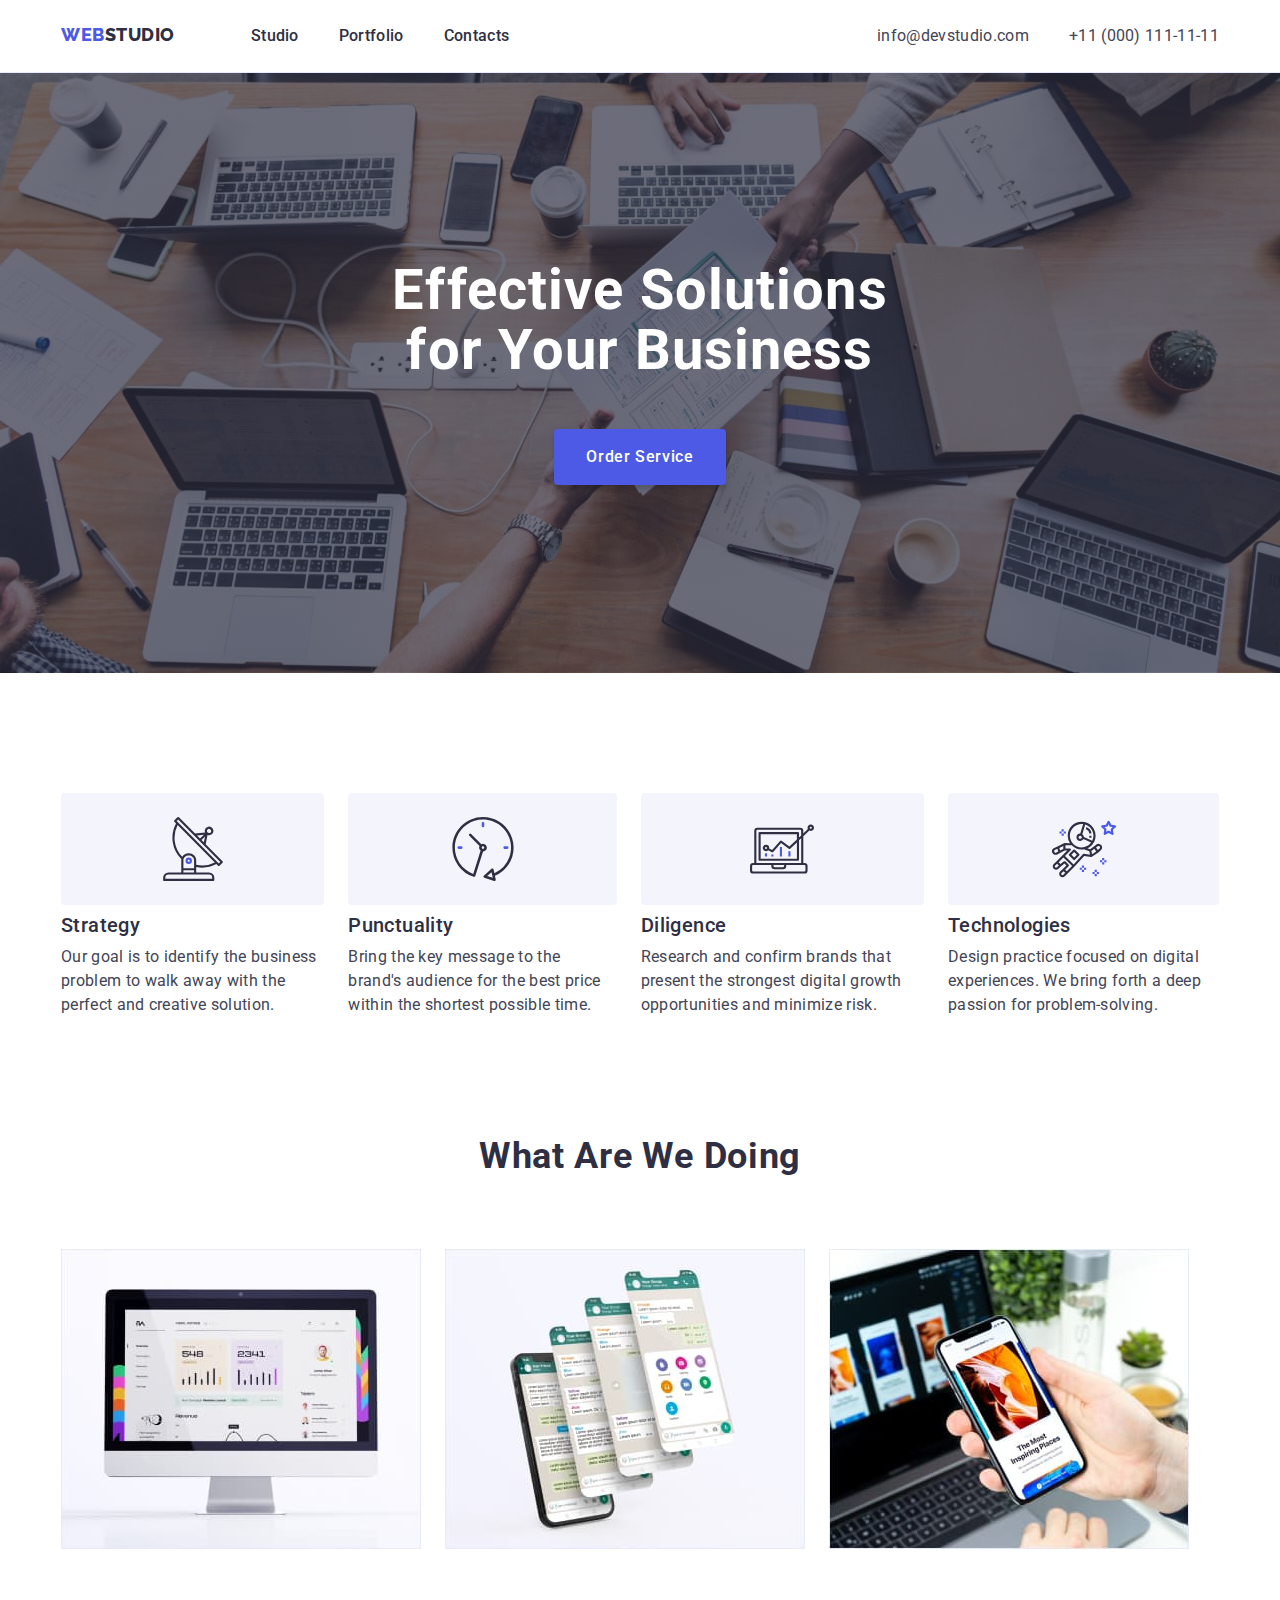
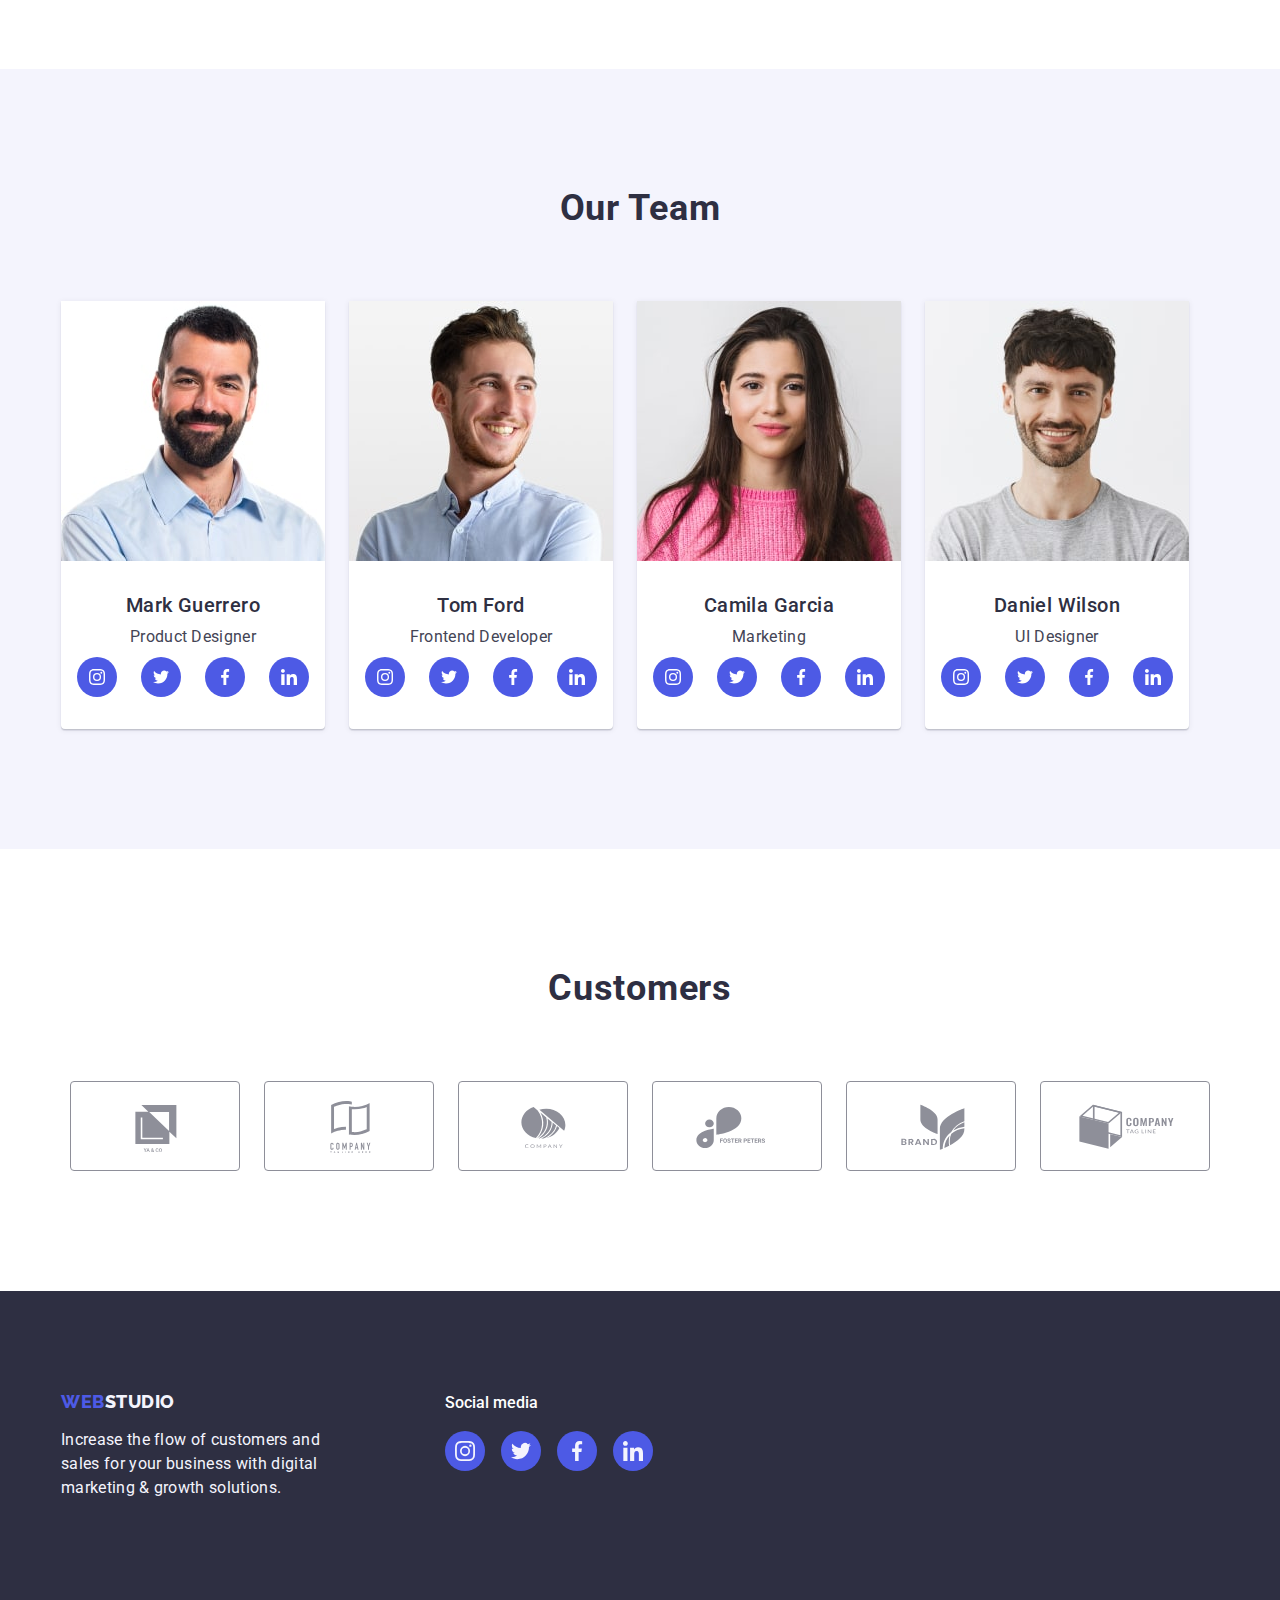
<file: index.html>
<!DOCTYPE html>
<html lang="en">
  <head>
    <meta charset="UTF-8" />
    <meta http-equiv="X-UA-Compatible" content="IE=edge" />
    <meta name="viewport" content="width=device-width, initial-scale=1.0" />
    <title>WebStudio</title>
    <link rel="preconnect" href="https://fonts.googleapis.com" />
    <link rel="preconnect" href="https://fonts.gstatic.com" crossorigin />
    <link
      href="https://fonts.googleapis.com/css2?family=Raleway:wght@800&family=Roboto:wght@400;500;700;900&display=swap"
      rel="stylesheet"
    />
    <link
      rel="stylesheet"
      href="https://cdnjs.cloudflare.com/ajax/libs/modern-normalize/1.1.0/modern-normalize.min.css"
      integrity="sha512-wpPYUAdjBVSE4KJnH1VR1HeZfpl1ub8YT/NKx4PuQ5NmX2tKuGu6U/JRp5y+Y8XG2tV+wKQpNHVUX03MfMFn9Q=="
      crossorigin="anonymous"
      referrerpolicy="no-referrer"
    />
    <link rel="stylesheet" href="./css/styles.css" />
  </head>
  <body>
    <header class="header">
      <div class="container">
        <nav class="header-navigation main-navigation">
          <a class="logo-link link" href="./index.html"
            >Web<span class="header-span">Studio</span>
          </a>
          <ul class="header-list list">
            <li class="header-item">
              <a class="header-link link" href="./index.html">Studio</a>
            </li>
            <li class="header-item">
              <a class="header-link link" href="./portfolio.html">Portfolio</a>
            </li>
            <li class="header-item">
              <a class="header-link link" href="">Contacts</a>
            </li>
          </ul>

          <address class="header-contacts main-navigation">
            <ul class="contacts-list list">
              <li class="contact-item">
                <a class="contact-link link" href="mailto:info@devstudio.com"
                  >info@devstudio.com</a
                >
              </li>
              <li class="contact-item">
                <a class="contact-link link" href="tel:+110001111111"
                  >+11 (000) 111-11-11</a
                >
              </li>
            </ul>
          </address>
        </nav>
      </div>
    </header>

    <main>
      <div class="overlay">
        <section class="hero">
          <h1 class="hero-title">Effective Solutions<br />for Your Business</h1>
          <button class="hero-button" type="button">Order Service</button>
        </section>
      </div>

      <section class="features section">
        <div class="container">
          <h2 class="visually-hidden features-title">Features</h2>
          <ul class="features-list list">
            <li class="features-item icon-antenna">
              <div class="features-background-icon">
                <svg class="sambol-defs-icon" width="64" height="64">
                  <use href="./images/icons.svg#icon-antenna"></use>
                </svg>
              </div>
              <h3 class="features-subtitle">Strategy</h3>
              <p class="features-text">
                Our goal is to identify the business problem to walk away with
                the perfect and creative solution.
              </p>
            </li>
            <li class="features-item">
              <div class="features-background-icon">
                <svg class="symbol-defs-icon" width="64" height="64">
                  <use href="./images/icons.svg#icon-clock"></use>
                </svg>
              </div>
              <h3 class="features-subtitle">Punctuality</h3>
              <p class="features-text">
                Bring the key message to the brand's audience for the best price
                within the shortest possible time.
              </p>
            </li>
            <li class="features-item">
              <div class="features-background-icon">
                <svg class="symbol-defs-icon" width="64" height="64">
                  <use href="./images/icons.svg#icon-diagram"></use>
                </svg>
              </div>
              <h3 class="features-subtitle">Diligence</h3>
              <p class="features-text">
                Research and confirm brands that present the strongest digital
                growth opportunities and minimize risk.
              </p>
            </li>
            <li class="features-item">
              <div class="features-background-icon">
                <svg class="symbol-defs-icon" width="64" height="64">
                  <use href="./images/icons.svg#icon-astronaut"></use>
                </svg>
              </div>
              <h3 class="features-subtitle">Technologies</h3>
              <p class="features-text">
                Design practice focused on digital experiences. We bring forth a
                deep passion for problem-solving.
              </p>
            </li>
          </ul>
        </div>
      </section>

      <section class="work section">
        <div class="container">
          <h2 class="work-title">What are we doing</h2>
          <ul class="work-list list">
            <li class="work-item">
              <img
                src="./images/img1-section2.jpg"
                alt="Computer"
                width="360"
                height="300"
              />
            </li>
            <li class="work-item">
              <img
                src="./images/img2-section2.jpg"
                alt="Phone screens"
                width="360"
                height="300"
              />
            </li>
            <li class="work-item">
              <img
                src="./images/img3-section2.jpg"
                alt="Phone and computer"
                width="360"
                height="300"
              />
            </li>
          </ul>
        </div>
      </section>

      <section class="team section">
        <div class="container">
          <h2 class="team-title">Our Team</h2>
          <ul class="team-list list">
            <li class="team-item">
              <img
                src="./images/cards1-section3.jpg"
                alt="Mark Guerrero"
                width="264"
              />
              <div class="card-content">
                <h3 class="team-name">Mark Guerrero</h3>
                <p class="team-text">Product Designer</p>
                <ul class="person-social-list list">
                  <li class="person-social-item">
                    <a href="" class="person-social-link link">
                      <svg class="person-social-icon" width="16" height="16">
                        <use href="./images/icons.svg#icon-instagram"></use>
                      </svg>
                    </a>
                  </li>
                  <li class="person-social-item">
                    <a href="" class="person-social-link link">
                      <svg class="person-social-icon" width="16" height="16">
                        <use href="./images/icons.svg#icon-twitter"></use>
                      </svg>
                    </a>
                  </li>
                  <li class="person-social-item">
                    <a href="" class="person-social-link link">
                      <svg class="person-social-icon" width="16" height="16">
                        <use href="./images/icons.svg#icon-facebook"></use>
                      </svg>
                    </a>
                  </li>
                  <li class="person-social-item">
                    <a href="" class="person-social-link link">
                      <svg class="person-social-icon" width="16" height="16">
                        <use href="./images/icons.svg#icon-linkedin"></use>
                      </svg>
                    </a>
                  </li>
                </ul>
              </div>
            </li>
            <li class="team-item">
              <img
                src="./images/cards2-section3.jpg"
                alt="Tom Ford"
                width="264"
              />
              <div class="card-content">
                <h3 class="team-name">Tom Ford</h3>
                <p class="team-text">Frontend Developer</p>
                <ul class="person-social-list list">
                  <li class="person-social-item">
                    <a href="" class="person-social-link link">
                      <svg class="person-social-icon" width="16" height="16">
                        <use href="./images/icons.svg#icon-instagram"></use>
                      </svg>
                    </a>
                  </li>
                  <li class="person-social-item">
                    <a href="" class="person-social-link link">
                      <svg class="person-social-icon" width="16" height="16">
                        <use href="./images/icons.svg#icon-twitter"></use>
                      </svg>
                    </a>
                  </li>
                  <li class="person-social-item">
                    <a href="" class="person-social-link link">
                      <svg class="person-social-icon" width="16" height="16">
                        <use href="./images/icons.svg#icon-facebook"></use>
                      </svg>
                    </a>
                  </li>
                  <li class="person-social-item">
                    <a href="" class="person-social-link link">
                      <svg class="person-social-icon" width="16" height="16">
                        <use href="./images/icons.svg#icon-linkedin"></use>
                      </svg>
                    </a>
                  </li>
                </ul>
              </div>
            </li>
            <li class="team-item">
              <img
                src="./images/cards3-section3.jpg"
                alt="Camila Garcia"
                width="264"
              />
              <div class="card-content">
                <h3 class="team-name">Camila Garcia</h3>
                <p class="team-text">Marketing</p>
                <ul class="person-social-list list">
                  <li class="person-social-item">
                    <a href="" class="person-social-link link">
                      <svg class="person-social-icon" width="16" height="16">
                        <use href="./images/icons.svg#icon-instagram"></use>
                      </svg>
                    </a>
                  </li>
                  <li class="person-social-item">
                    <a href="" class="person-social-link link">
                      <svg class="person-social-icon" width="16" height="16">
                        <use href="./images/icons.svg#icon-twitter"></use>
                      </svg>
                    </a>
                  </li>
                  <li class="person-social-item">
                    <a href="" class="person-social-link link">
                      <svg class="person-social-icon" width="16" height="16">
                        <use href="./images/icons.svg#icon-facebook"></use>
                      </svg>
                    </a>
                  </li>
                  <li class="person-social-item">
                    <a href="" class="person-social-link link">
                      <svg class="person-social-icon" width="16" height="16">
                        <use href="./images/icons.svg#icon-linkedin"></use>
                      </svg>
                    </a>
                  </li>
                </ul>
              </div>
            </li>
            <li class="team-item">
              <img
                src="./images/cards4-section3.jpg"
                alt="Daniel Wilson"
                width="264"
              />
              <div class="card-content">
                <h3 class="team-name">Daniel Wilson</h3>

                <p class="team-text">UI Designer</p>
                <ul class="person-social-list list">
                  <li class="person-social-item">
                    <a href="" class="person-social-link link">
                      <svg class="person-social-icon" width="16" height="16">
                        <use href="./images/icons.svg#icon-instagram"></use>
                      </svg>
                    </a>
                  </li>
                  <li class="person-social-item">
                    <a href="" class="person-social-link link">
                      <svg class="person-social-icon" width="16" height="16">
                        <use href="./images/icons.svg#icon-twitter"></use>
                      </svg>
                    </a>
                  </li>
                  <li class="person-social-item">
                    <a href="" class="person-social-link link">
                      <svg class="person-social-icon" width="16" height="16">
                        <use href="./images/icons.svg#icon-facebook"></use>
                      </svg>
                    </a>
                  </li>
                  <li class="person-social-item">
                    <a href="" class="person-social-link link">
                      <svg class="person-social-icon" width="16" height="16">
                        <use href="./images/icons.svg#icon-linkedin"></use>
                      </svg>
                    </a>
                  </li>
                </ul>
              </div>
            </li>
          </ul>
        </div>
      </section>

      <section class="customers">
        <div class="container">
          <h2 class="customers-title">Customers</h2>
          <ul class="customers-list list">
            <li class="customers-item">
              <a href="" class="customers-item-link link">
                <svg class="customers-icon" width="104" height="56">
                  <use href="./images/icons.svg#icon-client-1"></use>
                </svg>
              </a>
            </li>
            <li class="customers-item">
              <a href="" class="customers-item-link link">
                <svg class="customers-icon" width="104" height="56">
                  <use href="./images/icons.svg#icon-client-2"></use>
                </svg>
              </a>
            </li>
            <li class="customers-item">
              <a href="" class="customers-item-link link">
                <svg class="customers-icon" width="104" height="56">
                  <use href="./images/icons.svg#icon-client-3"></use>
                </svg>
              </a>
            </li>
            <li class="customers-item">
              <a href="" class="customers-item-link link">
                <svg class="customers-icon" width="104" height="56">
                  <use href="./images/icons.svg#icon-client-4"></use>
                </svg>
              </a>
            </li>
            <li class="customers-item">
              <a href="" class="customers-item-link link">
                <svg class="customers-icon" width="104" height="56">
                  <use href="./images/icons.svg#icon-client-5"></use>
                </svg>
              </a>
            </li>
            <li class="customers-item">
              <a href="" class="customers-item-link link">
                <svg class="customers-icon" width="104" height="56">
                  <use href="./images/icons.svg#icon-client-6"></use>
                </svg>
              </a>
            </li>
          </ul>
        </div>
      </section>
    </main>

    <footer class="footer">
      <div class="container footer-all-social">
        <div class="footer-all-text">
          <a class="logo-link link" href="./index.html"
            >Web<span class="footer-span">Studio</span>
          </a>
          <p class="footer-slogan">
            Increase the flow of customers and sales for your business with
            digital marketing & growth solutions.
          </p>
        </div>

        <div class="social-media">
          <p class="social-name">Social media</p>
          <ul class="footer-social-list list">
            <li class="footer-social-item">
              <a href="" class="footer-social-link link">
                <svg class="footer-social-icon" width="208" height="80">
                  <use href="./images/icons.svg#icon-instagram"></use>
                </svg>
              </a>
            </li>
            <li class="footer-social-item">
              <a href="" class="footer-social-link link">
                <svg class="footer-social-icon" width="208" height="80">
                  <use href="./images/icons.svg#icon-twitter"></use>
                </svg>
              </a>
            </li>
            <li class="footer-social-item">
              <a href="" class="footer-social-link link">
                <svg class="footer-social-icon" width="208" height="80">
                  <use href="./images/icons.svg#icon-facebook"></use>
                </svg>
              </a>
            </li>
            <li class="footer-social-item">
              <a href="" class="footer-social-link link">
                <svg class="footer-social-icon" width="208" height="80">
                  <use href="./images/icons.svg#icon-linkedin"></use>
                </svg>
              </a>
            </li>
          </ul>
        </div>
      </div>
    </footer>
  </body>
</html>
</file>
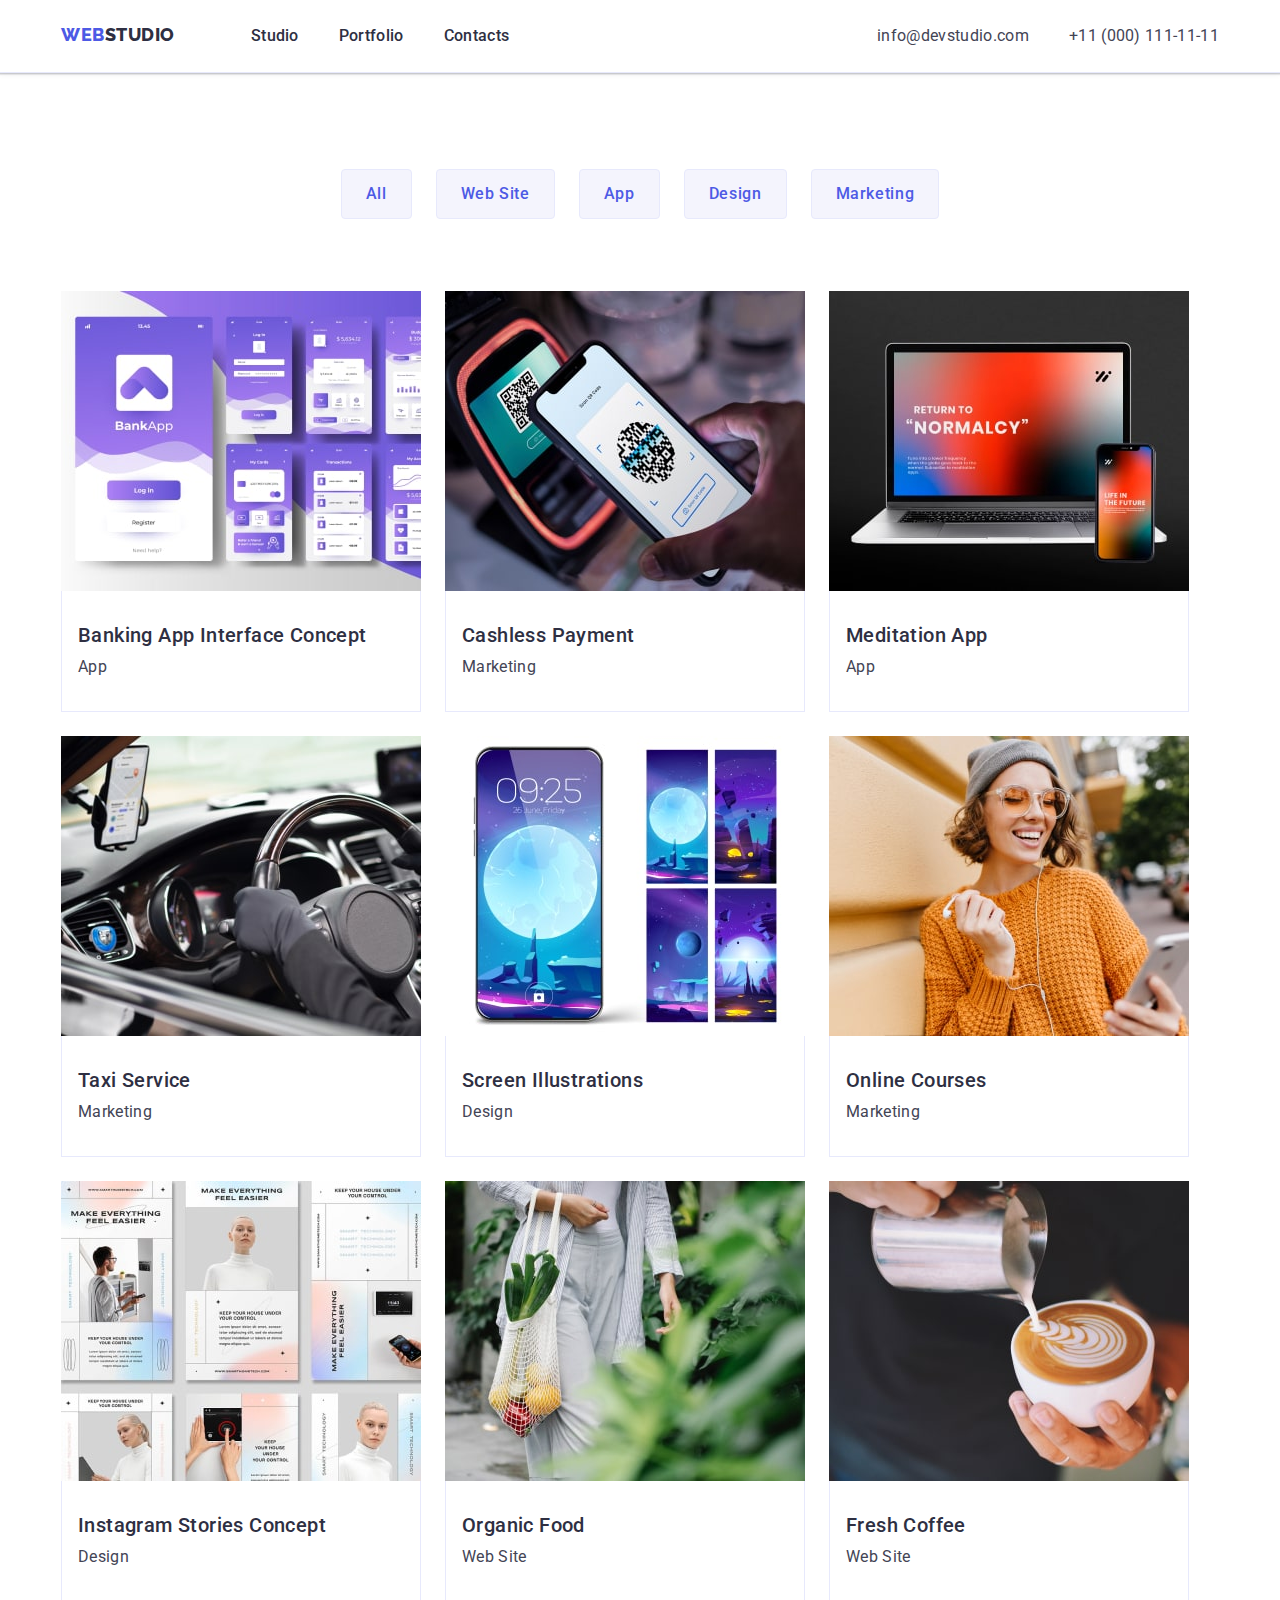
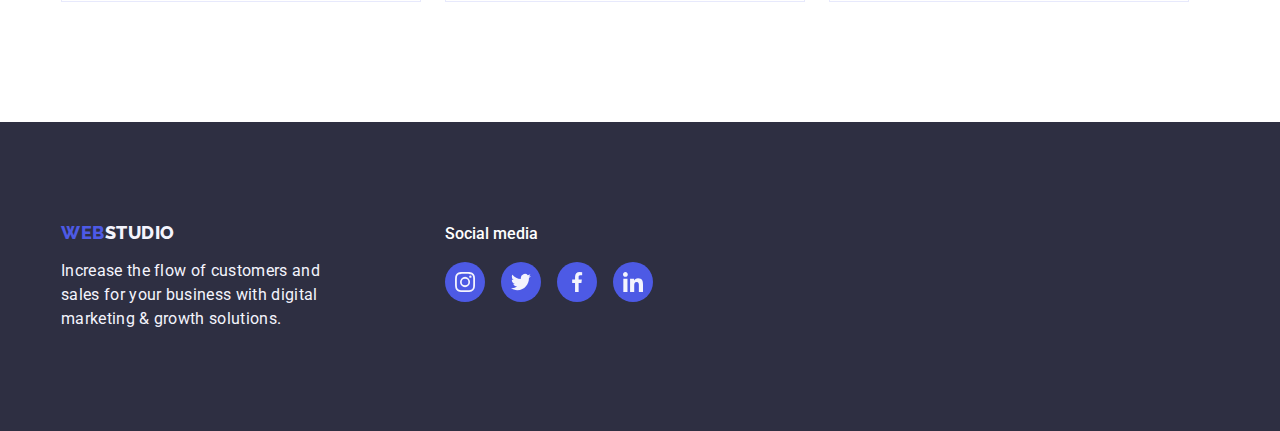
<file: portfolio.html>
<!DOCTYPE html>
<html lang="en">
  <head>
    <meta charset="UTF-8" />
    <meta http-equiv="X-UA-Compatible" content="IE=edge" />
    <meta name="viewport" content="width=device-width, initial-scale=1.0" />
    <title>WebStudio</title>
    <link rel="preconnect" href="https://fonts.googleapis.com" />
    <link rel="preconnect" href="https://fonts.gstatic.com" crossorigin />
    <link
      href="https://fonts.googleapis.com/css2?family=Raleway:wght@800&family=Roboto:wght@400;500;700;900&display=swap"
      rel="stylesheet"
    />
    <link
      rel="stylesheet"
      href="https://cdnjs.cloudflare.com/ajax/libs/modern-normalize/1.1.0/modern-normalize.min.css"
      integrity="sha512-wpPYUAdjBVSE4KJnH1VR1HeZfpl1ub8YT/NKx4PuQ5NmX2tKuGu6U/JRp5y+Y8XG2tV+wKQpNHVUX03MfMFn9Q=="
      crossorigin="anonymous"
      referrerpolicy="no-referrer"
    />
    <link rel="stylesheet" href="./css/styles.css" />
  </head>
  <body>
    <header class="header" id="border">
      <div class="container">
        <nav class="header-navigation main-navigation">
          <a class="logo-link link" href="./index.html"
            >Web<span class="header-span">Studio</span>
          </a>
          <ul class="header-list list">
            <li class="header-item">
              <a class="header-link link" href="./index.html">Studio</a>
            </li>
            <li class="header-item">
              <a class="header-link link" href="./portfolio.html">Portfolio</a>
            </li>
            <li class="header-item">
              <a class="header-link link" href="">Contacts</a>
            </li>
          </ul>

          <address class="header-contacts main-navigation">
            <ul class="contacts-list list">
              <li class="contact-item">
                <a class="contact-link link" href="mailto:info@devstudio.com"
                  >info@devstudio.com</a
                >
              </li>
              <li class="contact-item">
                <a class="contact-link link" href="tel:+110001111111"
                  >+11 (000) 111-11-11</a
                >
              </li>
            </ul>
          </address>
        </nav>
      </div>
    </header>

    <main>
      <section class="section-portfolio">
        <div class="container">
          <h1 class="visually-hidden filter-title">Filter</h1>
          <ul class="filter-list list">
            <li class="filter-item">
              <button class="filter-button" type="button">All</button>
            </li>
            <li class="filter-item">
              <button class="filter-button" type="button">Web Site</button>
            </li>
            <li class="filter-item">
              <button class="filter-button" type="button">App</button>
            </li>
            <li class="filter-item">
              <button class="filter-button" type="button">Design</button>
            </li>
            <li class="filter-item">
              <button class="filter-button" type="button">Marketing</button>
            </li>
          </ul>

          <ul class="category-list list">
            <li class="category-item">
              <a class="category-link link" href="">
                <img
                  src="./images/img-portfolio-1-min.jpg"
                  alt="Banking App Interface Concept"
                  width="360"
                />
                <div class="card-content-portfolio">
                  <h2 class="category-name">Banking App Interface Concept</h2>
                  <p class="category-text">App</p>
                </div>
              </a>
            </li>
            <li class="category-item">
              <a class="category-link link" href="">
                <img
                  src="./images/img-portfolio-2-min.jpg"
                  alt="Cashless Payment"
                  width="360"
                />
                <div class="card-content-portfolio">
                  <h2 class="category-name">Cashless Payment</h2>
                  <p class="category-text">Marketing</p>
                </div>
              </a>
            </li>
            <li class="category-item">
              <a class="category-link link" href="">
                <img
                  src="./images/img-portfolio-3-min.jpg"
                  alt="Meditation App"
                  width="360"
                />
                <div class="card-content-portfolio">
                  <h2 class="category-name">Meditation App</h2>
                  <p class="category-text">App</p>
                </div>
              </a>
            </li>
            <li class="category-item">
              <a class="category-link link" href="">
                <img
                  src="./images/img-portfolio-4-min.jpg"
                  alt="Taxi Service"
                  width="360"
                />
                <div class="card-content-portfolio">
                  <h2 class="category-name">Taxi Service</h2>
                  <p class="category-text">Marketing</p>
                </div>
              </a>
            </li>
            <li class="category-item">
              <a class="category-link link" href="">
                <img
                  src="./images/img-portfolio-5-min.jpg"
                  alt="Screen Illustrations"
                  width="360"
                />
                <div class="card-content-portfolio">
                  <h2 class="category-name">Screen Illustrations</h2>
                  <p class="category-text">Design</p>
                </div>
              </a>
            </li>
            <li class="category-item">
              <a class="category-link link" href="">
                <img
                  src="./images/img-portfolio-6-min.jpg"
                  alt="Online Courses"
                  width="360"
                />
                <div class="card-content-portfolio">
                  <h2 class="category-name">Online Courses</h2>
                  <p class="category-text">Marketing</p>
                </div>
              </a>
            </li>
            <li class="category-item">
              <a class="category-link link" href="">
                <img
                  src="./images/img-portfolio-7-min.jpg"
                  alt="Instagram Stories Concept"
                  width="360"
                />
                <div class="card-content-portfolio">
                  <h2 class="category-name">Instagram Stories Concept</h2>
                  <p class="category-text">Design</p>
                </div>
              </a>
            </li>
            <li class="category-item">
              <a class="category-link link" href="">
                <img
                  src="./images/img-portfolio-8-min.jpg"
                  alt="Organic Food"
                  width="360"
                />
                <div class="card-content-portfolio">
                  <h2 class="category-name">Organic Food</h2>
                  <p class="category-text">Web Site</p>
                </div>
              </a>
            </li>
            <li class="category-item">
              <a class="category-link link" href="">
                <img
                  src="./images/img-portfolio-9-min.jpg"
                  alt="Fresh Coffee"
                  width="360"
                />
                <div class="card-content-portfolio">
                  <h2 class="category-name">Fresh Coffee</h2>
                  <p class="category-text">Web Site</p>
                </div>
              </a>
            </li>
          </ul>
        </div>
      </section>
    </main>

    <footer class="footer">
      <div class="container footer-all-social">
        <div class="footer-all-text">
          <a class="logo-link link" href="./index.html"
            >Web<span class="footer-span">Studio</span>
          </a>
          <p class="footer-slogan">
            Increase the flow of customers and sales for your business with
            digital marketing & growth solutions.
          </p>
        </div>

        <div class="social-media">
          <p class="social-name">Social media</p>
          <ul class="footer-social-list list">
            <li class="footer-social-item">
              <a href="" class="footer-social-link link">
                <svg class="footer-social-icon" width="208" height="80">
                  <use href="./images/icons.svg#icon-instagram"></use>
                </svg>
              </a>
            </li>
            <li class="footer-social-item">
              <a href="" class="footer-social-link link">
                <svg class="footer-social-icon" width="208" height="80">
                  <use href="./images/icons.svg#icon-twitter"></use>
                </svg>
              </a>
            </li>
            <li class="footer-social-item">
              <a href="" class="footer-social-link link">
                <svg class="footer-social-icon" width="208" height="80">
                  <use href="./images/icons.svg#icon-facebook"></use>
                </svg>
              </a>
            </li>
            <li class="footer-social-item">
              <a href="" class="footer-social-link link">
                <svg class="footer-social-icon" width="208" height="80">
                  <use href="./images/icons.svg#icon-linkedin"></use>
                </svg>
              </a>
            </li>
          </ul>
        </div>
      </div>
    </footer>
  </body>
</html>
</file>
<file: css/styles.css>
:root {
  --primary-brand-color: #4d5ae5;
  --pressed-state-color: #404bbf;
  --dark-color: #2e2f42;
  --success-color: #31d0aa;
  --text-color: #434455;
  --subtle-text-color: #8e8f99;
  --accent-color: #e7e9fc;
  --light-color: #f4f4fd;
  --modal-overlay-color: rgba(46, 47, 66, 0.4);
  --hero-background-color: rgba(46, 47, 66, 0.7);
  --white-background-color: #ffffff;
  --modal-background-color: #fcfcfc;
  --bg-gradient-color: linear-gradient(
    rgba(46, 47, 66, 0.7),
    rgba(46, 47, 66, 0.7)
  );
}

html {
  box-sizing: border-box;
}
*,
*::before,
*::after {
}

p,
h1,
h2,
h3,
h4,
h5,
h6 {
  margin: 0;
}
ul {
  margin: 0;
  padding-left: 0;
}

img {
  display: block;
  max-width: 100%;
  height: auto;
}

body {
  margin: 0 auto;
  font-family: "Roboto", sans-serif;
  color: var(--text-color);
  background-color: var(--white-background-color);
}

.container {
  margin-left: auto;
  margin-right: auto;
  width: 1158px;
  padding-left: 15px;
  padding-right: 15px;
}

.section {
  padding-bottom: 120px;
}

.list {
  list-style: none;
  padding: 0;
  margin: 0;
}
.link {
  text-decoration: none;
}

.visually-hidden {
  position: absolute;
  width: 1px;
  height: 1px;
  margin: -1px;
  padding: 0;
  overflow: hidden;
  border: 0;
  clip: rect(0 0 0 0);
}

/**--------------------------------------------Header-------------------------------------------*/

.header {
  background: var(--white-background-color);
  padding-top: 24px;
  padding-bottom: 24px;
  border-bottom: 1px solid var(--accent-color);
  box-shadow: 0px 2px 1px rgba(46, 47, 66, 0.08),
    0px 1px 1px rgba(46, 47, 66, 0.16), 0px 1px 6px rgba(46, 47, 66, 0.08);
}

.main-navigation {
  display: flex;
  text-align: center;
}
.logo-link {
  font-family: "Raleway", sans-serif;
  font-style: normal;
  color: var(--primary-brand-color);
  font-weight: 800;
  font-size: 18px;
  line-height: 1.17;
  letter-spacing: 0.03em;
  text-transform: uppercase;
}
.header-span {
  color: var(--dark-color);
}
.header-link {
  color: var(--dark-color);
  font-weight: 500;
  font-size: 16px;
  line-height: 1.5;
  letter-spacing: 0.02em;
}
.list {
}
.header-list {
  display: block;
  display: flex;
  margin-left: 76px;
}

.header-item:not(:last-child) {
  margin-right: 40px;
}
.header-link {
}

.header-contacts {
  margin-left: auto;
  font-style: normal;
}

.contacts-list {
  display: flex;
}
.contact-item:not(:last-child) {
  margin-right: 40px;
}

.contacts-list .contact-link {
  font-weight: 400;
  font-size: 16px;
  line-height: 1.5;
  letter-spacing: 0.02em;
  color: var(--text-color);
}
.header-link:hover,
.header-link:focus {
  color: var(--pressed-state-color);
}

.contact-link:hover,
.contact-link:focus {
  color: var(--pressed-state-color);
}

.contacts-list .contact-item {
}

/**------------------------------------------Hero-------------------------------------------*/

.hero {
  text-align: center;
  padding-top: 188px;
  padding-bottom: 188px;
}
.overlay {
  max-width: 1440px;
  max-height: 600px;
  margin-left: auto;
  margin-right: auto;
  background-image: linear-gradient(
      rgba(46, 47, 66, 0.7),
      rgba(46, 47, 66, 0.7)
    ),
    url(../images/people-office.jpg);
  background-color: #2e2f42;
  background-repeat: no-repeat;
  background-position: center;
  background-size: cover;
}
.hero-title {
  margin-top: 0;
  margin-bottom: 48px;

  font-weight: 700;
  font-size: 56px;
  line-height: 1.07;
  letter-spacing: 0.02em;
  color: var(--white-background-color);
}
.hero-button {
  font-family: "Roboto", sans-serif;
  font-style: normal;
  font-weight: 500;
  font-size: 16px;
  line-height: 1.5;
  letter-spacing: 0.04em;
  color: var(--white-background-color);
  cursor: pointer;
  background: var(--primary-brand-color);
  box-shadow: 0px 4px 4px rgba(0, 0, 0, 0.15);
  border-radius: 4px;
  padding: 16px 32px;
  border: transparent;
}

.hero-button:hover,
.hero-button:focus {
  background-color: var(--pressed-state-color);
}

/**------------------------------------------Section 1-------------------------------------------*/

.features {
  padding-top: 120px;
}
.features-background-icon {
  height: 112px;
  border: none;
  border-radius: 4px;
  margin-bottom: 8px;
  display: flex;
  justify-content: center;
  align-content: center;
  align-items: center;
  background: var(--light-color);
  border-radius: 4px;
}
.features-title {
}

.features-list {
  display: flex;
  gap: 24px;
}
.features-item {
  width: calc((100%-72px) / 4);
}

.features-subtitle {
  font-weight: 500;
  font-size: 20px;
  line-height: 1.2;
  letter-spacing: 0.02em;
  color: var(--dark-color);
  margin-bottom: 8px;
}

.features-text {
  font-weight: 400;
  font-size: 16px;
  line-height: 1.5;
  letter-spacing: 0.02em;
  color: var(--text-color);
}
/**------------------------------------------Section 2-------------------------------------------*/

.work {
}
.work-list {
  display: flex;
}
.work-title {
  font-weight: 700;
  font-size: 36px;
  line-height: 1.11;
  text-align: center;
  letter-spacing: 0.02em;
  text-transform: capitalize;
  color: var(--dark-color);
  margin-bottom: 72px;
}
.work-item {
  margin-right: 24px;
}

.work-item:last-child {
  margin-right: 0;
}

/**------------------------------------------Section 3-------------------------------------------*/

.team {
}
.team-title {
  font-weight: 700;
  font-size: 36px;
  line-height: 1.11;
  text-align: center;
  letter-spacing: 0.02em;
  text-transform: capitalize;
  color: var(--dark-color);
  margin-bottom: 72px;
}

.team {
  background-color: var(--light-color);
  padding-top: 120px;
}

.team-list {
  display: flex;
}
.team-item {
  width: 264px;
  margin-right: 24px;
  background-color: var(--white-background-color);
  box-shadow: 0px 1px 6px rgba(46, 47, 66, 0.08),
    0px 1px 1px rgba(46, 47, 66, 0.16), 0px 2px 1px rgba(46, 47, 66, 0.08);
  border-radius: 0px 0px 4px 4px;
}
.team-item:last-child {
  margin-right: 0;
}
.card-content {
  padding-top: 32px;
  padding-bottom: 32px;
  text-align: center;
}
.team-name {
  margin-bottom: 8px;

  font-weight: 500;
  font-size: 20px;
  line-height: 1.2;
  letter-spacing: 0.02em;
  color: var(--dark-color);
}
.team-text {
  font-size: 16px;
  line-height: 1.5;
  letter-spacing: 0.02em;
  color: var(--text-color);
}

.person-social-list {
  display: flex;
  justify-content: center;
  gap: 24px;
  margin-top: 8px;
}
.person-social-item {
  width: 40px;
  height: 40px;
}
.person-social-link {
  width: 100%;
  height: 100%;
  border-radius: 50%;
  display: flex;
  align-items: center;
  justify-content: center;
  background-color: var(--primary-brand-color);
}
.person-social-link:hover,
.person-social-link:focus {
  background-color: var(--pressed-state-color);
}
.person-social-icon {
  fill: var(--white-background-color);
}

.customers {
  padding-bottom: 120px;
  padding-top: 120px;
}

.customers-title {
  font-weight: 700;
  font-size: 36px;
  line-height: 1.11;
  text-align: center;
  letter-spacing: 0.02em;
  text-transform: capitalize;
  color: var(--dark-color);
  margin-bottom: 72px;
}
.customers-list {
  display: flex;
  justify-content: center;
  gap: 24px;
}
.customers-item-link {
  width: 168px;
  height: 88px;
  border: 1px solid var(--subtle-text-color);
  border-radius: 4px;
  display: flex;
  align-items: center;
  justify-content: center;
  color: var(--subtle-text-color);
}
.customers-icon {
  fill: currentColor;
}
.customers-item-link:hover,
.customers-item-link:focus {
  border-color: var(--pressed-state-color);
}
.customers-item-link:hover .customers-icon,
.customers-item-link:focus .customers-icon {
  border-color: var(--pressed-state-color);
  fill: var(--pressed-state-color);
}
.footer {
  padding-top: 100px;
  padding-bottom: 100px;

  background-color: var(--dark-color);
}
.footer-all-text {
  width: 264px;
}
.logo-link-footer {
  font-family: "Raleway" sans-serif;
  font-style: normal;
  font-weight: 800;
  font-size: 18px;
  line-height: 1.17;
  letter-spacing: 0.03em;
  text-transform: uppercase;
  color: var(--primary-brand-color);
}
.footer-span {
  color: var(--light-color);
}
.footer-slogan {
  font-size: 16px;
  line-height: 1.5;
  letter-spacing: 0.02em;
  color: var(--light-color);

  margin-top: 16px;
}
.footer-all-social {
  display: flex;
}
.social-media {
  margin-left: 120px;
  width: 208px;
}
.social-name {
  font-weight: 500;
  font-size: 16px;
  line-height: 1.5;
  color: var(--white-background-color);
  margin-bottom: 16px;
  text-align: start;
}
.footer-social-list {
  display: flex;
  gap: 16px;
  justify-content: center;
}
.footer-social-item {
  width: 40px;
  height: 40px;
}
.footer-social-link {
  width: 100%;
  height: 100%;
  border-radius: 50%;
  display: flex;
  align-items: center;
  justify-content: center;
  background-color: var(--primary-brand-color);
}
.footer-social-icon {
  fill: var(--light-color);
  width: 20px;
  height: 20px;
  background-position: center;
}

.footer-social-link:hover,
.footer-social-link:focus {
  background: var(--success-color);
}

**-------------------------------------------Portfolio-------------------------------------------*/
  .filter-title {
}
.section-portfolio {
  padding-top: 96px;
  padding-bottom: 120px;
}
.filter-list {
  margin-bottom: 72px;
  display: flex;
  gap: 24px;
  justify-content: center;
}
.filter-item {
}

.filter-button {
  padding: 12px 24px;
  justify-content: center;
  align-items: center;
  border: 1px solid var(--accent-color);
  border-radius: 4px;

  font-family: "Roboto", sans-serif;
  font-style: normal;
  font-weight: 500;
  font-size: 16px;
  line-height: 1.5;
  text-align: center;
  letter-spacing: 0.04em;
  cursor: pointer;
  background-color: var(--light-color);
  color: var(--primary-brand-color);
}

.filter-button:hover,
.filter-button:focus {
  color: var(--white-background-color);
  background-color: var(--pressed-state-color);
  border-color: transparent;
  box-shadow: 0px 3px 1px rgba(0, 0, 0, 0.1), 0px 2px 1px rgba(0, 0, 0, 0.08),
    0px 2px 2px rgba(0, 0, 0, 0.12);
}

.category-list {
  display: flex;
  flex-wrap: wrap;
  row-gap: 24px;
  column-gap: 24px;
  margin-left: auto;
  margin-right: auto;
}
.category-item {
  width: 360px;
}
.category-link:hover,
.category-link :focus {
  box-shadow: 0px 1px 6px rgba(46, 47, 66, 0.08),
    0px 1px 1px rgba(46, 47, 66, 0.16), 0px 2px 1px rgba(46, 47, 66, 0.08);
}
.category-link {
  display: block;
}

.card-content-portfolio {
  padding-top: 32px;
  padding-bottom: 32px;
  padding-left: 16px;
  border: 1px solid var(--accent-color);
  border-top: none;
}

.category-name {
  margin-bottom: 8px;
  font-weight: 500;
  font-size: 20px;
  line-height: 1.2;
  letter-spacing: 0.02em;
  color: var(--dark-color);
}
.category-text {
  font-weight: 400;
  font-size: 16px;
  line-height: 1.5;
  letter-spacing: 0.02em;
  color: var(--text-color);
}
</file>
